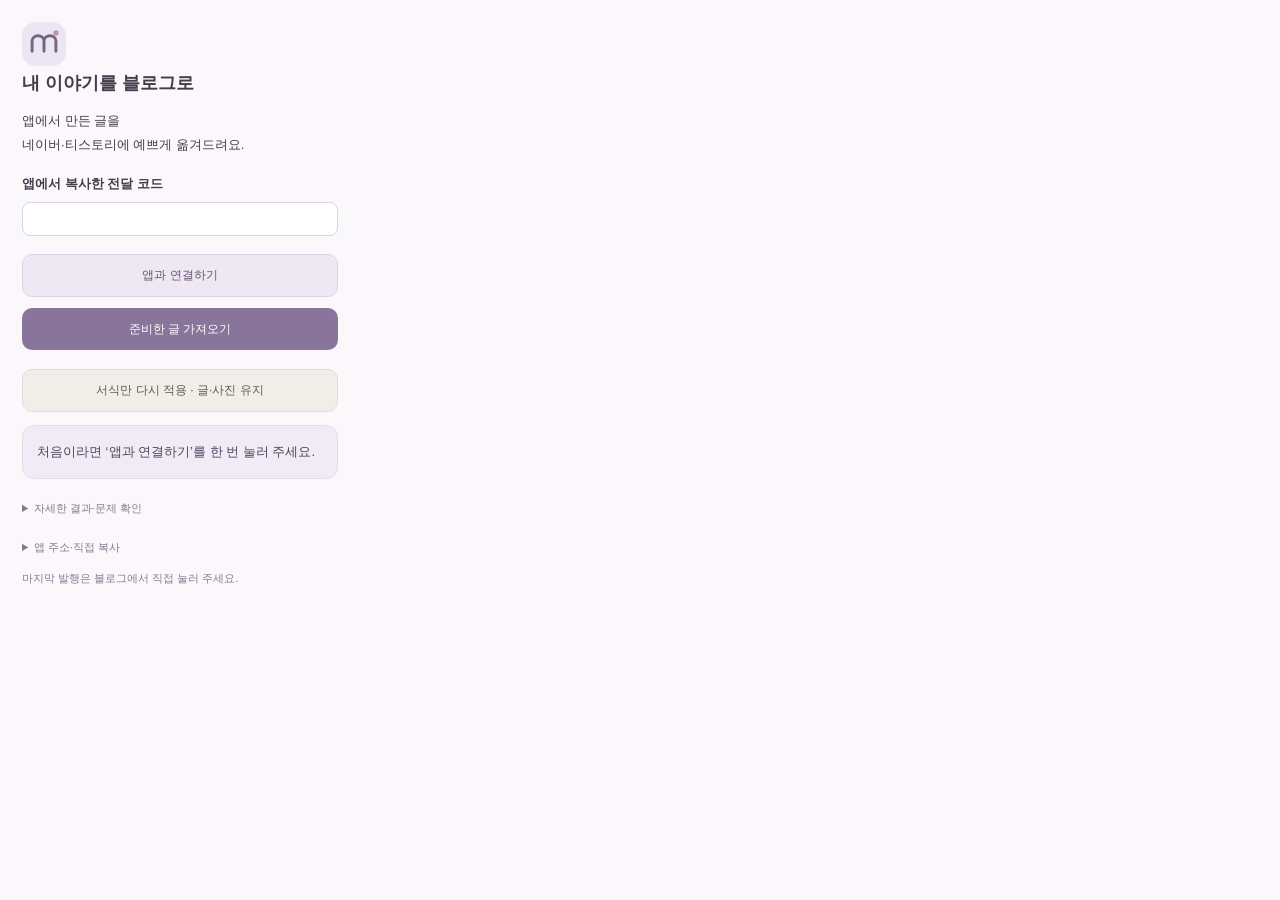
<file: chrome-extension/popup.html>
<!doctype html><html lang="ko"><meta charset="utf-8"><title>Mellow Studio · 블로그에 옮기기</title>
<link rel="stylesheet" href="popup.css"><script src="popup.js" defer></script>
<body><div class="mark"><svg aria-hidden="true" viewBox="0 0 48 48"><rect width="48" height="48" rx="15" fill="#ebe7f2"/><path d="M11 32V21c0-8 13-8 13 0v11-11c0-8 13-8 13 0v11" fill="none" stroke="#746583" stroke-width="3.2" stroke-linecap="round" stroke-linejoin="round"/><circle cx="37" cy="12" r="3" fill="#bb98a5"/></svg></div><h1>내 이야기를 블로그로</h1><p>앱에서 만든 글을<br>네이버·티스토리에 예쁘게 옮겨드려요.</p>
<label for="code">앱에서 복사한 전달 코드</label><input id="code" autocomplete="off" spellcheck="false"><button id="connect">앱과 연결하기</button><button id="fill">준비한 글 가져오기</button>
<div id="transferActivity" hidden aria-hidden="true"><span></span><span></span><span></span></div><p id="elapsed" class="small"></p><button id="showTarget" hidden>최근 작업 편집기로 돌아가기 ↗</button><button id="retryReport" hidden>결과 확인·기록 다시 보내기</button><button id="formatOnly">서식만 다시 적용 · 글·사진 유지</button><p id="status" role="status" aria-live="polite">처음이라면 ‘앱과 연결하기’를 한 번 눌러 주세요.</p>
<div id="fallback" hidden><p>글을 옮기다 멈췄다면 아래에서 복사해 직접 붙여 넣을 수 있어요.</p><button id="copyTitle">제목 복사</button><button id="copyBody">본문 복사</button><p id="photoHint"></p></div>
<details class="diagnostic"><summary>자세한 결과·문제 확인</summary><p id="detail"></p><button id="copyDiagnostic">입력·서식 진단 복사</button></details><details><summary>앱 주소·직접 복사</summary><p>먼저 사용할 블로그에 로그인해 주세요. 이미 쓴 글이 있는 화면에는 덮어쓰지 않아요.</p>

<label for="base">앱 주소</label><input id="base" value="http://127.0.0.1:8787" spellcheck="false">
</details>
<p class="small">마지막 발행은 블로그에서 직접 눌러 주세요.</p></body></html>
</file>
<file: chrome-extension/popup.css>
body{width:340px;margin:0;padding:20px;font:13px/1.7 "Malgun Gothic",sans-serif;color:#334b36;background:#fafbf7}h1{font-size:18px;margin:0 0 12px}label{display:block;font-weight:bold;margin-top:16px}input{box-sizing:border-box;width:100%;padding:10px;border:1px solid #cbd8c2;border-radius:6px;background:white;color:#30442f;margin:7px 0}button{width:100%;border:0;border-radius:6px;background:#58765b;color:white;padding:12px;cursor:pointer;margin-top:14px}button:disabled{opacity:.5;cursor:wait}#status{white-space:pre-wrap;background:#edf3e7;padding:12px;border-radius:7px;overflow-wrap:anywhere}.small{font-size:11px;color:#78846e}summary{cursor:pointer;font-size:11px}
.mark{font:italic bold 30px Georgia;color:#658062;margin-bottom:5px}h1{line-height:1.4}#connect{background:#edf3e7;color:#496347;border:1px solid #d0ddc8}details{margin-top:20px;font-size:11px;color:#76836f}input{font-size:11px}#detail{overflow-wrap:anywhere}

#detail{white-space:pre-wrap;font-size:11px;color:#6b5332}#formatOnly{background:#eee9dc;color:#62573b}

.mark{width:44px;height:44px}.mark svg{width:100%;height:100%}

[hidden]{display:none!important}body{box-sizing:border-box;width:360px;padding:22px;background:#fbf8fc;color:#443d4c}button{background:#89749b;border-radius:10px;min-height:42px;margin-top:11px;font-size:12px}#connect{background:#eee8f3;color:#685371;border-color:#ddd1e6}#status{background:#f0ebf5;color:#51455e;border:1px solid #e5dce9;border-radius:12px;padding:14px}#formatOnly,#showTarget{background:#f1eee9;color:#66594f;border:1px solid #e3dcd4}#retryReport{background:#f7eddb;color:#79603d;border:1px solid #e7d8bb}.small{color:#887b90}#transferActivity{display:flex;justify-content:center;gap:7px;padding:15px 0 0}#transferActivity span{width:6px;height:6px;background:#a58bb7;border-radius:50%;animation:transfer-pulse 1.2s infinite}#transferActivity span:nth-child(2){animation-delay:.2s}#transferActivity span:nth-child(3){animation-delay:.4s}#elapsed{text-align:center;margin:8px 0}details{color:#86788e}#detail{color:#786b80}button:focus-visible,input:focus-visible,summary:focus-visible{outline:3px solid #b59ac6;outline-offset:3px}.diagnostic button{background:#eee9f2;color:#715f7f}h1{font-size:18px}p{line-height:1.85}input{border-color:#dbd0e3;border-radius:8px}@keyframes transfer-pulse{50%{opacity:.3;transform:translateY(-3px)}}@media(prefers-reduced-motion:reduce){#transferActivity span{animation:none}}
</file>
